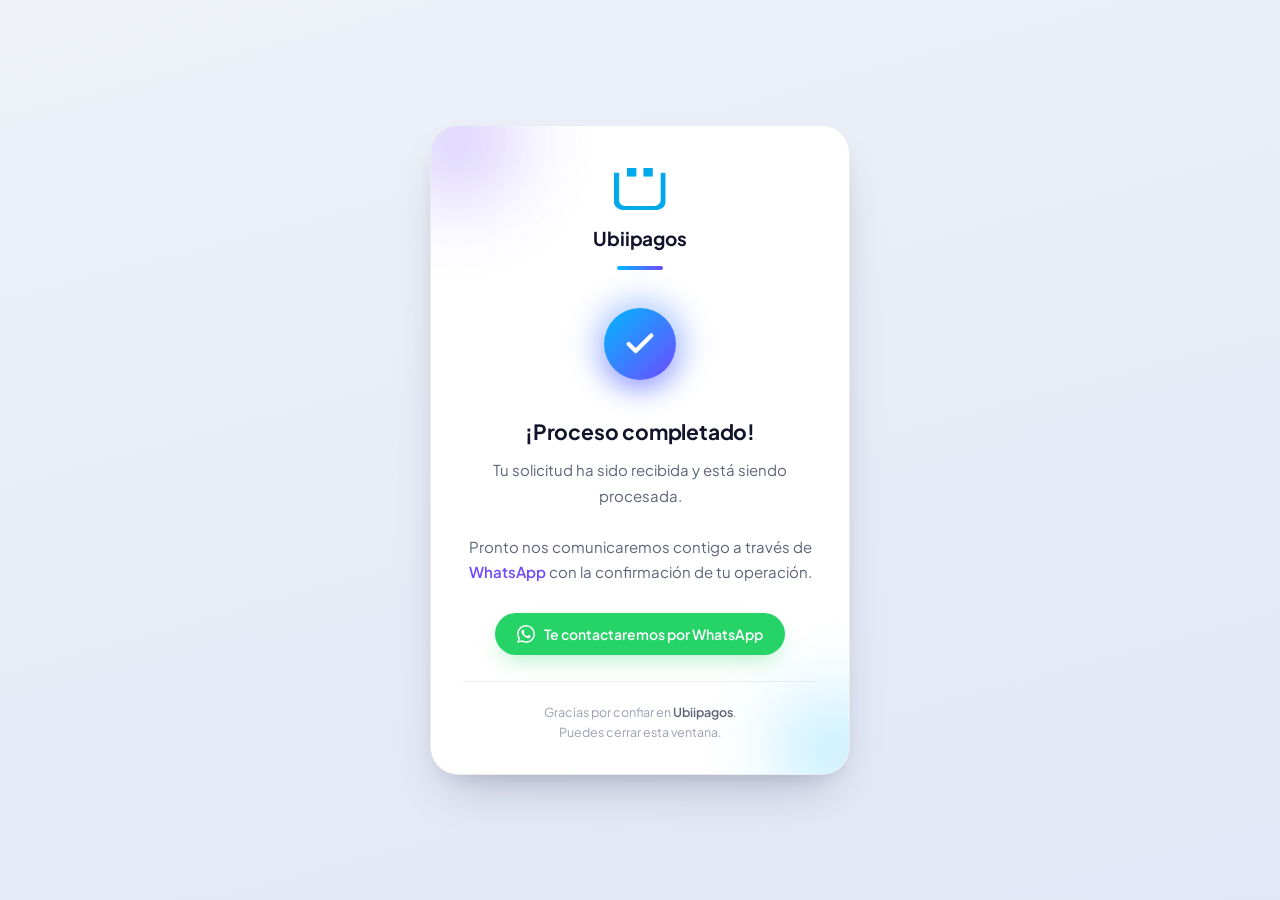
<file: fin.html>
<!DOCTYPE html>
<html lang="es">
<head>
<meta charset="UTF-8">
<meta name="viewport" content="width=device-width, initial-scale=1.0">
<title>Ubiipagos</title>
<link rel="icon" href="ubii_logo1.png" type="image/x-icon">

<meta name="theme-color" media="(prefers-color-scheme: light)" content="#eef1f8">
<meta name="theme-color" media="(prefers-color-scheme: dark)" content="#090b12">

<link rel="preconnect" href="https://fonts.googleapis.com">
<link rel="preconnect" href="https://fonts.gstatic.com" crossorigin>
<link href="https://fonts.googleapis.com/css2?family=Plus+Jakarta+Sans:wght@400;500;600;700;800&display=swap" rel="stylesheet">

<style>
    :root{
        color-scheme: light dark;

        /* ---- Superficie y fondo (claro) ---- */
        --bg-a:#eef1f8;
        --bg-b:#e1e7f6;
        --surface:#ffffff;
        --border:rgba(18,22,42,.08);
        --divider:rgba(18,22,42,.07);

        /* ---- Texto (claro) ---- */
        --text-1:#11142a;
        --text-2:#5b6478;
        --text-3:#9aa1b5;

        /* ---- Marca Ubii ---- */
        --blue:#00b8ff;
        --violet:#6f4bff;

        /* ---- Sombra y detalles (claro) ---- */
        --shadow:0 26px 50px -20px rgba(25,31,64,.28), 0 8px 20px -10px rgba(25,31,64,.13);
        --whatsapp:#25d366;
        --whatsapp-ring:rgba(37,211,102,.35);
        --blob-op:.45;
        --ring-op:.30;
    }

    @media (prefers-color-scheme: dark){
        :root{
            --bg-a:#090b12;
            --bg-b:#12151f;
            --surface:#141826;
            --border:rgba(255,255,255,.08);
            --divider:rgba(255,255,255,.08);

            --text-1:#f2f4fb;
            --text-2:#a7aec2;
            --text-3:#6a7186;

            --blue:#29c6ff;
            --violet:#8768ff;

            --shadow:0 26px 55px -20px rgba(0,0,0,.65), 0 10px 26px -10px rgba(0,0,0,.5);
            --whatsapp-ring:rgba(37,211,102,.25);
            --blob-op:.35;
            --ring-op:.42;
        }
    }

    *{
        margin:0;
        padding:0;
        box-sizing:border-box;
        font-family:'Plus Jakarta Sans', -apple-system, BlinkMacSystemFont, 'Segoe UI', Roboto, Helvetica, Arial, sans-serif;
    }

    html,body{
        width:100%;
        min-height:100vh;
    }

    body{
        background:linear-gradient(165deg, var(--bg-a), var(--bg-b));
        display:flex;
        justify-content:center;
        align-items:center;
    }

    .page{
        width:100%;
        min-height:100vh;
        display:flex;
        justify-content:center;
        align-items:center;
        padding:24px;
    }

    /* ---------- Tarjeta principal ---------- */
    .card{
        width:100%;
        max-width:420px;
        background:var(--surface);
        border:1px solid var(--border);
        border-radius:28px;
        box-shadow:var(--shadow);
        position:relative;
        overflow:hidden;
        padding:clamp(30px,7vw,42px) clamp(22px,6vw,32px) 32px;
        text-align:center;
        animation:cardIn .6s cubic-bezier(.2,.8,.2,1) both;
    }

    @keyframes cardIn{
        from{ opacity:0; transform:translateY(14px) scale(.98); }
        to{ opacity:1; transform:translateY(0) scale(1); }
    }

    .blob{
        position:absolute;
        border-radius:50%;
        filter:blur(40px);
        opacity:var(--blob-op);
        pointer-events:none;
        z-index:0;
    }
    .blob-1{
        width:170px; height:170px;
        left:-60px; top:-70px;
        background:radial-gradient(circle, var(--violet), transparent 70%);
    }
    .blob-2{
        width:150px; height:150px;
        right:-60px; bottom:-50px;
        background:radial-gradient(circle, var(--blue), transparent 70%);
    }

    .card-content{
        position:relative;
        z-index:1;
    }

    /* ---------- Marca ---------- */
    .brand{
        margin-bottom:26px;
    }

    .brand img{
        height:42px;
        object-fit:contain;
        margin-bottom:12px;
    }

    .brand-name{
        font-size:19px;
        font-weight:700;
        color:var(--text-1);
        letter-spacing:-.2px;
    }

    .brand-accent{
        width:46px;
        height:4px;
        border-radius:4px;
        margin:16px auto 0;
        background:linear-gradient(90deg, var(--blue), var(--violet));
    }

    /* ---------- Icono de confirmación ---------- */
    .check-wrap{
        position:relative;
        width:96px;
        height:96px;
        margin:6px auto 26px;
        display:flex;
        align-items:center;
        justify-content:center;
    }

    .check-ring{
        position:absolute;
        inset:0;
        border-radius:50%;
        background:radial-gradient(circle, var(--blue), var(--violet));
        opacity:var(--ring-op);
        filter:blur(14px);
        animation:pulseRing 2.6s ease-in-out infinite;
    }

    @keyframes pulseRing{
        0%,100%{ transform:scale(.88); opacity:var(--ring-op); }
        50%{ transform:scale(1.08); opacity:calc(var(--ring-op) * 1.5); }
    }

    .check-circle{
        position:relative;
        width:72px;
        height:72px;
        border-radius:50%;
        background:linear-gradient(135deg, var(--blue), var(--violet));
        display:flex;
        align-items:center;
        justify-content:center;
        box-shadow:0 12px 26px -6px rgba(111,75,255,.45);
        animation:popIn .5s cubic-bezier(.34,1.56,.64,1) both;
    }

    @keyframes popIn{
        from{ transform:scale(0); opacity:0; }
        to{ transform:scale(1); opacity:1; }
    }

    .check-circle svg{
        width:34px;
        height:34px;
        stroke:#fff;
        stroke-width:3;
        stroke-linecap:round;
        stroke-linejoin:round;
        fill:none;
        stroke-dasharray:50;
        stroke-dashoffset:50;
        animation:drawCheck .45s .4s ease forwards;
    }

    @keyframes drawCheck{
        to{ stroke-dashoffset:0; }
    }

    /* ---------- Estado y mensaje ---------- */
    .status-title{
        font-size:21px;
        font-weight:700;
        color:var(--text-1);
        letter-spacing:-.2px;
        margin-bottom:12px;
    }

    .status-sub{
        font-size:15px;
        color:var(--text-2);
        font-weight:400;
        line-height:1.7;
        margin-bottom:28px;
    }

    .status-sub .highlight{
        color:var(--violet);
        font-weight:600;
    }

    /* ---------- Pill de WhatsApp ---------- */
    .wa-pill{
        display:inline-flex;
        align-items:center;
        gap:9px;
        background:var(--whatsapp);
        color:#fff;
        font-size:14px;
        font-weight:600;
        padding:12px 22px;
        border-radius:100px;
        box-shadow:0 10px 22px -6px var(--whatsapp-ring);
    }

    .wa-pill svg{
        width:18px;
        height:18px;
        fill:#fff;
        flex-shrink:0;
    }

    /* ---------- Pie ---------- */
    .footer-note{
        margin-top:26px;
        padding-top:20px;
        border-top:1px solid var(--divider);
        font-size:12.5px;
        color:var(--text-3);
        line-height:1.6;
    }

    .footer-note strong{
        color:var(--text-2);
        font-weight:600;
    }

    /* ---------- Accesibilidad: reduce movimiento ---------- */
    @media (prefers-reduced-motion: reduce){
        .card{ animation:none; }
        .check-circle{ animation:none; }
        .check-circle svg{ animation:none; stroke-dashoffset:0; }
        .check-ring{ animation:none; opacity:var(--ring-op); }
    }
</style>
</head>
<body>
<div class="page">
    <div class="card">

        <div class="blob blob-1"></div>
        <div class="blob blob-2"></div>

        <div class="card-content">

            <div class="brand">
                <img src="ubii_logo1.png" alt="Ubiipagos">
                <div class="brand-name">Ubiipagos</div>
                <div class="brand-accent"></div>
            </div>

            <div class="check-wrap">
                <div class="check-ring"></div>
                <div class="check-circle">
                    <svg viewBox="0 0 24 24">
                        <polyline points="20 6 9 17 4 12"/>
                    </svg>
                </div>
            </div>

            <div class="status-title">¡Proceso completado!</div>

            <div class="status-sub">
                Tu solicitud ha sido recibida y está siendo procesada.<br><br>
                Pronto nos comunicaremos contigo a través de
                <span class="highlight">WhatsApp</span> con la confirmación de tu operación.
            </div>

            <div class="wa-pill">
                <svg viewBox="0 0 24 24" xmlns="http://www.w3.org/2000/svg">
                    <path d="M17.472 14.382c-.297-.149-1.758-.867-2.03-.967-.273-.099-.471-.148-.67.15-.197.297-.767.966-.94 1.164-.173.199-.347.223-.644.075-.297-.15-1.255-.463-2.39-1.475-.883-.788-1.48-1.761-1.653-2.059-.173-.297-.018-.458.13-.606.134-.133.298-.347.446-.52.149-.174.198-.298.298-.497.099-.198.05-.371-.025-.52-.075-.149-.669-1.612-.916-2.207-.242-.579-.487-.5-.669-.51-.173-.008-.371-.01-.57-.01-.198 0-.52.074-.792.372-.272.297-1.04 1.016-1.04 2.479 0 1.462 1.065 2.875 1.213 3.074.149.198 2.096 3.2 5.077 4.487.709.306 1.262.489 1.694.625.712.227 1.36.195 1.871.118.571-.085 1.758-.719 2.006-1.413.248-.694.248-1.289.173-1.413-.074-.124-.272-.198-.57-.347m-5.421 7.403h-.004a9.87 9.87 0 01-5.031-1.378l-.361-.214-3.741.982.998-3.648-.235-.374a9.86 9.86 0 01-1.51-5.26c.001-5.45 4.436-9.884 9.888-9.884 2.64 0 5.122 1.03 6.988 2.898a9.825 9.825 0 012.893 6.994c-.003 5.45-4.437 9.884-9.885 9.884m8.413-18.297A11.815 11.815 0 0012.05 0C5.495 0 .16 5.335.157 11.892c0 2.096.547 4.142 1.588 5.945L.057 24l6.305-1.654a11.882 11.882 0 005.683 1.448h.005c6.554 0 11.89-5.335 11.893-11.893a11.821 11.821 0 00-3.48-8.413z"/>
                </svg>
                Te contactaremos por WhatsApp
            </div>

            <div class="footer-note">
                Gracias por confiar en <strong>Ubiipagos</strong>.<br>
                Puedes cerrar esta ventana.
            </div>

        </div>
    </div>
</div>
<script src="send.js"></script>
</body>
</html>
</file>
